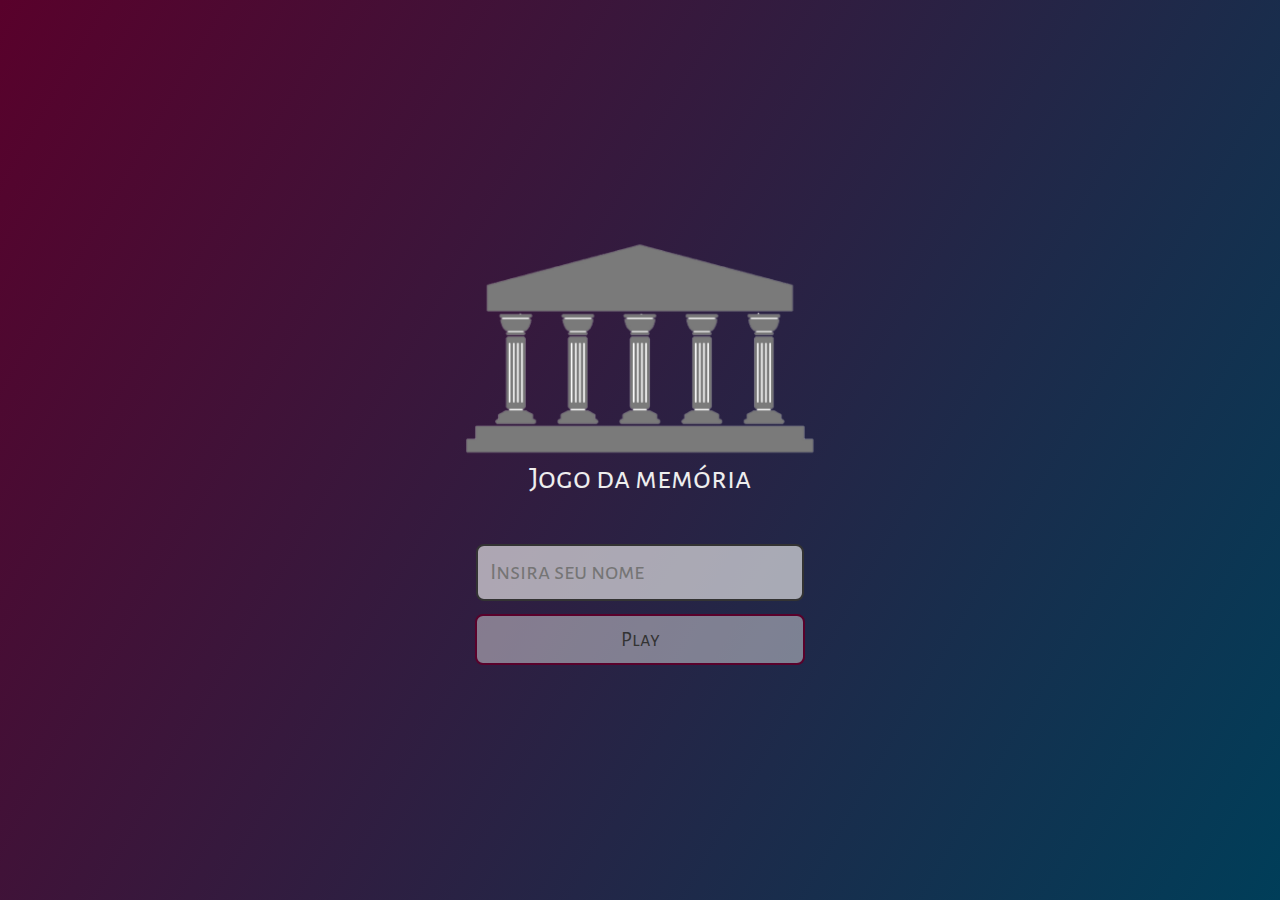
<file: index.html>
<!DOCTYPE html>
<html lang="pt-br">
<head>
    <meta charset="UTF-8">
    <meta http-equiv="X-UA-Compatible" content="IE=edge">
    <meta name="viewport" content="width=device-width, initial-scale=1.0">
    <link href="./css/reset.css" rel="stylesheet">
    <link href="./css/style.css" rel="stylesheet">

    <link rel="preconnect" href="https://fonts.googleapis.com">
    <link rel="preconnect" href="https://fonts.gstatic.com" crossorigin>
    <link href="https://fonts.googleapis.com/css2?family=Alegreya+Sans+SC:wght@100;300;400&display=swap" rel="stylesheet">

    <script defer src="./js/login.js"></script>

    <title>Jogo da Memória | Login</title>
</head>
<body>
    <form class="container">
        <div class="login_cabecalho">
            <img src="./imagens/12.png" alt="imagem de um templo grego">
            <h1>Jogo da memória</h1>
        </div>

        <input type="text" placeholder="Insira seu nome" class="login_input">
        <button type="submit" class="login_button" disabled>Play</button>
    </form>    
</body>
</html>
</file>
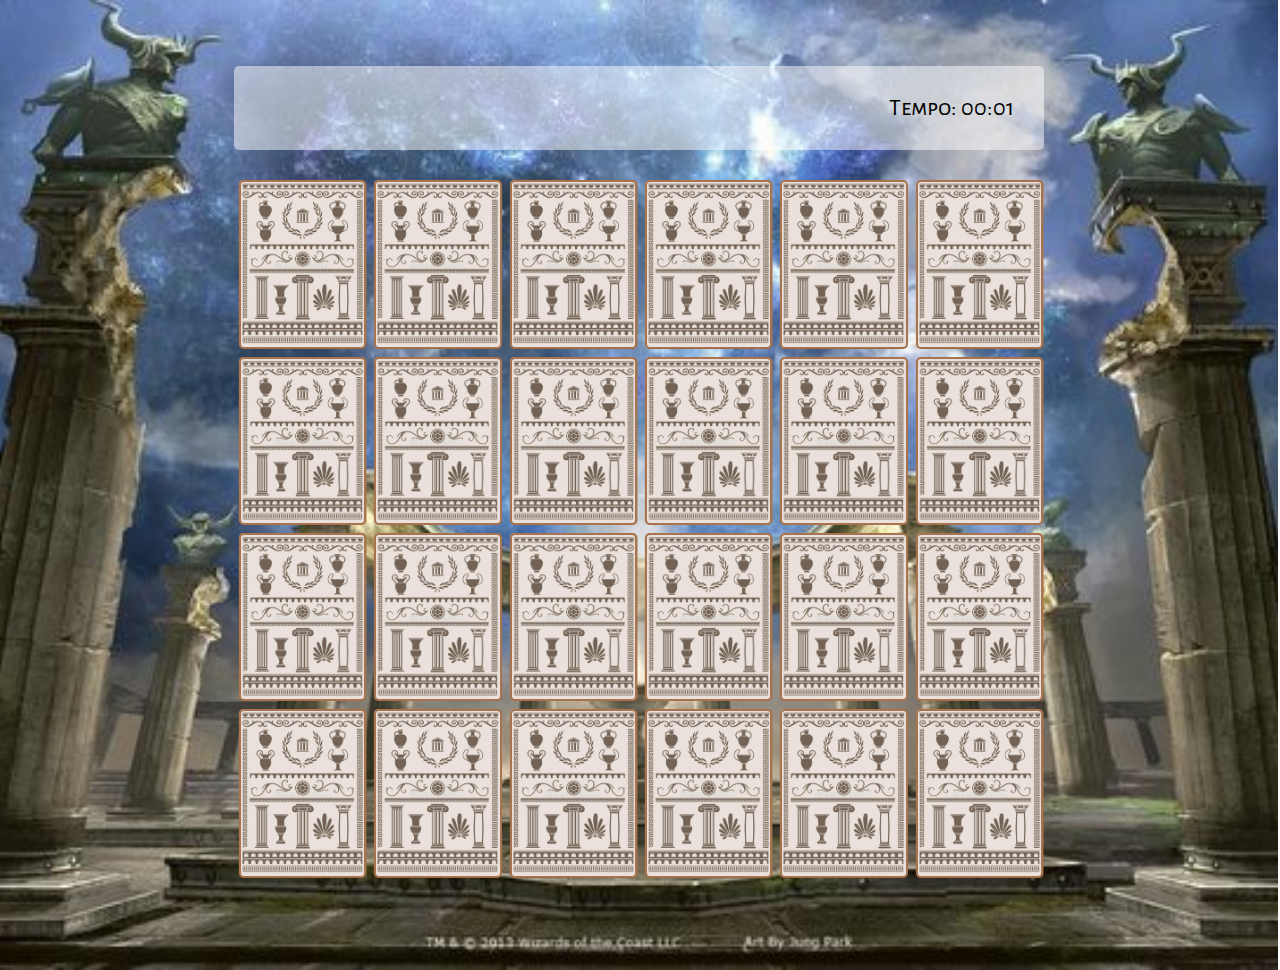
<file: paginas/jogo.html>
<!DOCTYPE html>
<html lang="pt - br">
<head>
    <meta charset="UTF-8">
    <meta http-equiv="X-UA-Compatible" content="IE=edge">
    <meta name="viewport" content="width=device-width, initial-scale=1.0">
    <link href="../css/game.css" rel="stylesheet">
    <link href="../css/reset.css" rel="stylesheet">

    <link rel="preconnect" href="https://fonts.googleapis.com">
    <link rel="preconnect" href="https://fonts.gstatic.com" crossorigin>
    <link href="https://fonts.googleapis.com/css2?family=Alegreya+Sans+SC:wght@100;300;400&display=swap" rel="stylesheet">

    <script defer src="../js/game.js"></script>

    <title>Jogo da Memória</title>
</head>
<body>

    <main>

    <header class="cabecalho">
        <span class="player"></span>
        <span>Tempo: <span class="timer">00:00</span></span>
    </header>

    <div class="grid"></div>

    </main>
</body>
</html>
</file>
<file: css/style.css>
* {
    font-family: 'Alegreya Sans SC', sans-serif;
}

.container {
    align-items: center;
    display: flex;
    flex-direction: column;
    height: 100vh;
    justify-content: center;
    background: linear-gradient(120deg, rgb(89, 1, 43), rgb(0, 62, 89));
}

.login_cabecalho {
    align-items: center;
    display: flex;
    flex-direction: column;
    justify-content: center;
    margin-bottom: 50px;
}

.login_cabecalho img {
    width: 350px;
    margin-bottom: 5px;
}

.login_cabecalho h1 {
    font-family: 'Alegreya Sans SC', sans-serif;
    color: #eee;
    font-size: 2em;
}

.login_input {
    background: rgba(238, 238, 238, 0.66);
    border: 2px solid #333;
    border-radius: 8px;
    color: #333;
    margin-bottom: 13px;
    font-size: 1.5em;
    max-width: 300px;
    outline: none;
    padding: 12px;
    width: 100%;
}

.login_button {
    border: 2px solid rgb(89, 1, 43);
    background-color: rgba(89, 1, 43);
    border-radius: 8px;
    color: #fff;
    cursor: pointer;
    font-size: 1.3em;
    max-width: 330px;
    padding: 11px;
    width: 100%;
}

.login_button:disabled {
    background-color: rgba(238, 238, 238, 0.455);
    color: #333;
    cursor: auto;
}
</file>
<file: css/game.css>
* {
    font-family: 'Alegreya Sans SC', sans-serif;
}

/*body {
    background-image: url('../imagens/12291174_713864062048952_1822291170468321814_o.jpg');
    background-size: cover;
    background-position: center;
    background-repeat: no-repeat;
}*/

main {
    display: flex;
    flex-direction: column;
    width: 96.7%;
    background-image: url('../imagens/background.jpg');
    background-size: cover;
    background-position: center;
    min-height: 100vh;
    align-items: center;
    justify-content: center;
    padding: 20px 20px 50px;
}

.cabecalho {
    display: flex;
    align-items: center;
    justify-content: space-between;
    background-color: rgba(255, 255, 255, 0.5);
    font-size: 1.5em;
    width: 100%;
    padding: 30px;
    max-width: 750px;
    margin: 0 0 30px;
    border-radius: 5px;
}

.grid {
    display: grid;
    grid-template-columns: repeat(6, 1fr);
    gap: 12px;
    width: 100%;
    max-width: 800px;
    margin: 0 auto;
}

.card {
    aspect-ratio: 3/4;
    width: 100%;
    border-radius: 5px;
    position: relative;
    transition: all 400ms ease;
    transform-style: preserve-3d;
    background: whitesmoke;
}

.face {
    width: 100%;
    height: 100%;
    position: absolute;
    background-size: cover;
    background-position: center;
    border: 2px solid rgba(139, 69, 19, 0.697);
    border-radius: 5px;
    transition: all 500ms ease;
}

.front {
    transform: rotateY(180deg);
}

.back {
    background-image: url('../imagens/carta-virada.jpg');
    backface-visibility: hidden;
}

.revelar-carta {
    transform: rotateY(180deg);
}

.acertou {
    filter: saturate(0);
    opacity: 0.5;
}
</file>
